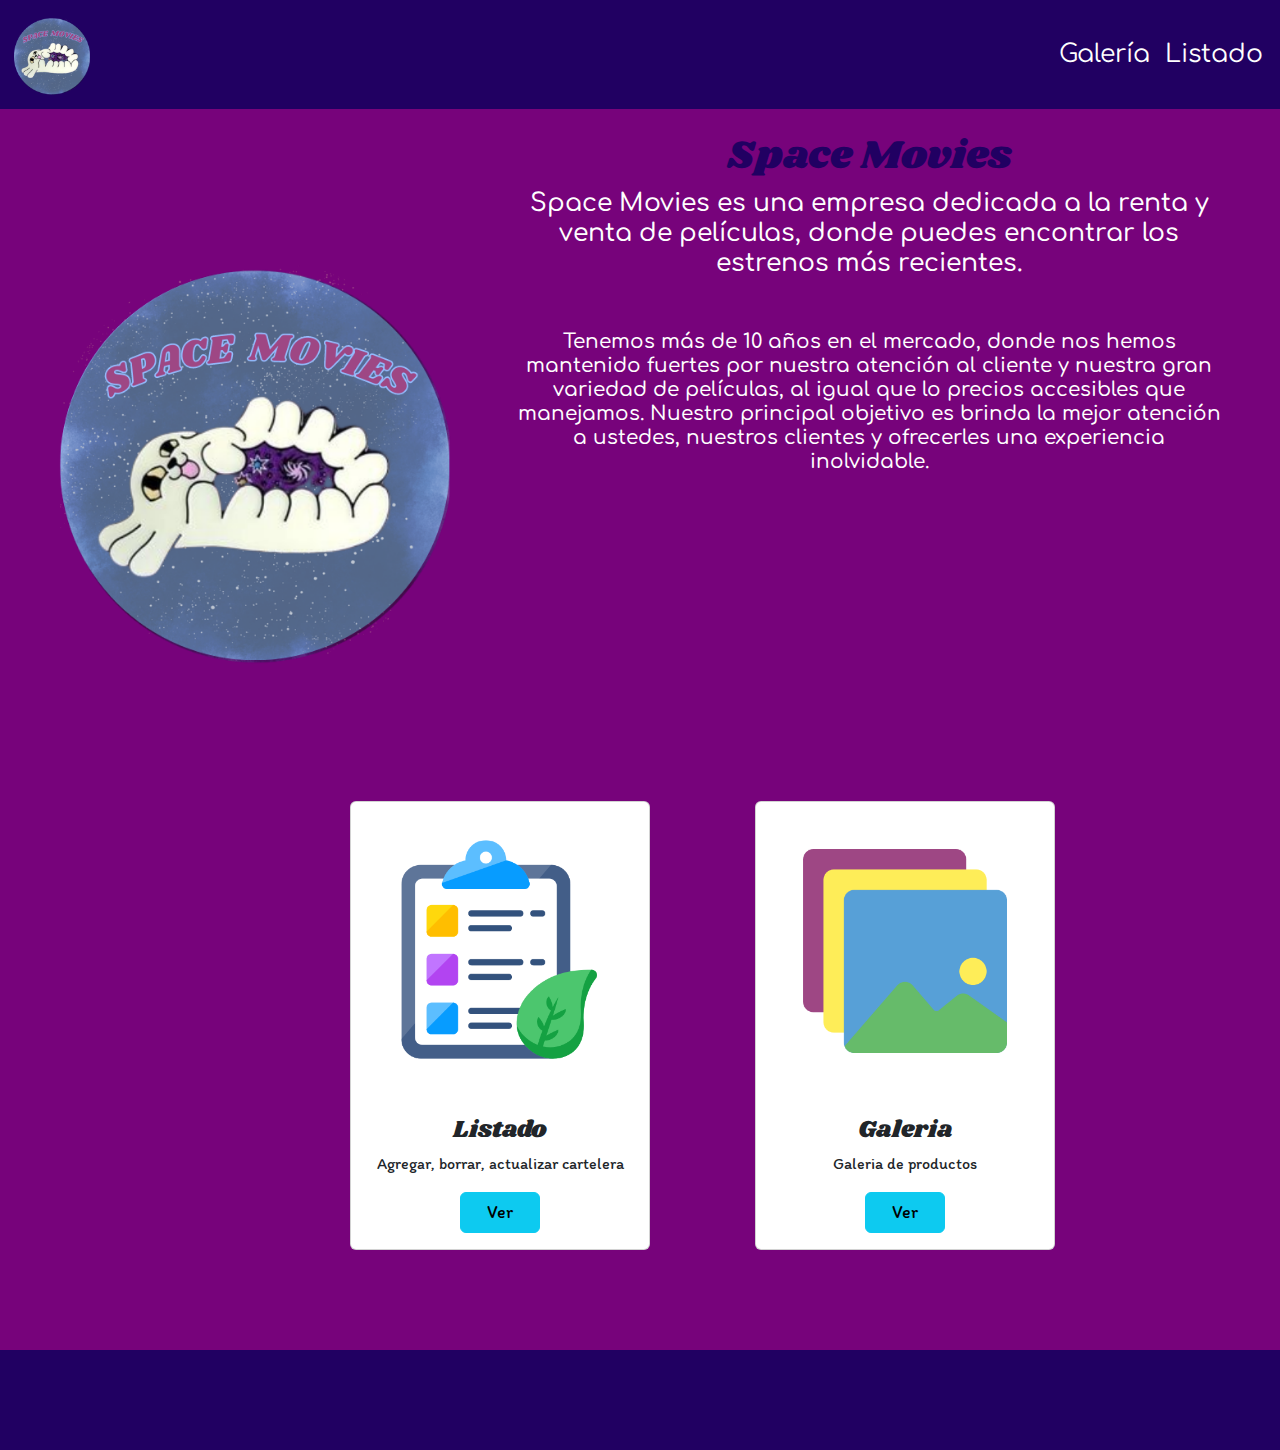
<file: index.html>
<!DOCTYPE html>
<html lang="es">
<head>
    <meta charset="UTF-8">
    <meta http-equiv="X-UA-Compatible" content="IE=edge">
    <meta name="viewport" content="width=device-width, initial-scale=1.0">
    <title>Space Movies</title>
    <link rel="stylesheet" href="css/estilos.css">
    <link href="https://cdn.jsdelivr.net/npm/bootstrap@5.2.3/dist/css/bootstrap.min.css" rel="stylesheet">
    <script src="https://cdn.jsdelivr.net/npm/bootstrap@5.2.3/dist/js/bootstrap.bundle.min.js"></script>

</head>
<body style="background-color: #77037B;">

  <!-- NAV -->
          <nav class="navbar navbar-expand-lg ">
            <div class="container-fluid">
              <a class="navbar-brand" href="index.html">
                <img src="img/logo1.png" alt="Logo" width="80" height="80" style="border-radius: 50%;" class="d-inline-block align-text-top">
              </a>
                    <div class="opcionesmenu">
                        <a class="links" href="galeria.html">Galería</a>
                        <a class="links" href="listado.html">Listado</a>
                    </div>
            </div>
          </nav>
<!-- Logo y descripcion -->

          <section class="seccionparalogo">
            <figure class="figureparalogo"><img id="logo" src="img/logo1.png" alt="" style="border-radius: 50%;"></figure>
          </section>
          <section class="descripcion">
            <h1 class="titulo">Space Movies</h1>
            <h4 class="texto">Space Movies es una empresa dedicada a la renta y venta de películas, donde puedes encontrar los estrenos más recientes.</h4>
            <br><h4 class="texto2">Tenemos más de 10 años en el mercado, donde nos hemos mantenido fuertes por nuestra atención al cliente y nuestra gran variedad de películas, al igual que lo precios accesibles que manejamos. Nuestro principal objetivo es brinda la mejor atención a ustedes, nuestros clientes y ofrecerles una experiencia inolvidable.</h4>
          </section>

          <section>
            <figure></figure>
          </section>

<!-- Cards -->
          <article id="card1">
            <div class="card" style="width:300px">
                <img class="card-img-top" src="img/listado1.png" alt="Card image">
                <div class="card-body">
                  <h4 class="card-title">Listado</h4>
                  <p class="card-text">Agregar, borrar, actualizar cartelera</p>
                  <a href="listado.html" class="btn btn-info" id="letra" style="width: 80px;" style="height: 40px;">Ver</a>
                </div>
              </div>
          </article>
          

            <article id="card2">
                <div class="card" style="width:300px">
                    <img class="card-img-top" src="img/galeria1.png" alt="Card image">
                    <div class="card-body">
                    <h4 class="card-title">Galeria</h4>
                    <p class="card-text">Galeria de productos</p>
                    <a href="galeria.html" class="btn btn-info" id="letra1" style="width: 80px;" style="height: 40px;">Ver</a>
                    </div>
                </div>
            </article>
            <footer></footer>

    <!--Inserta javascript por medio de un archivo-->
    <script src="js/script.js"></script>
    </body>
</html>
</file>
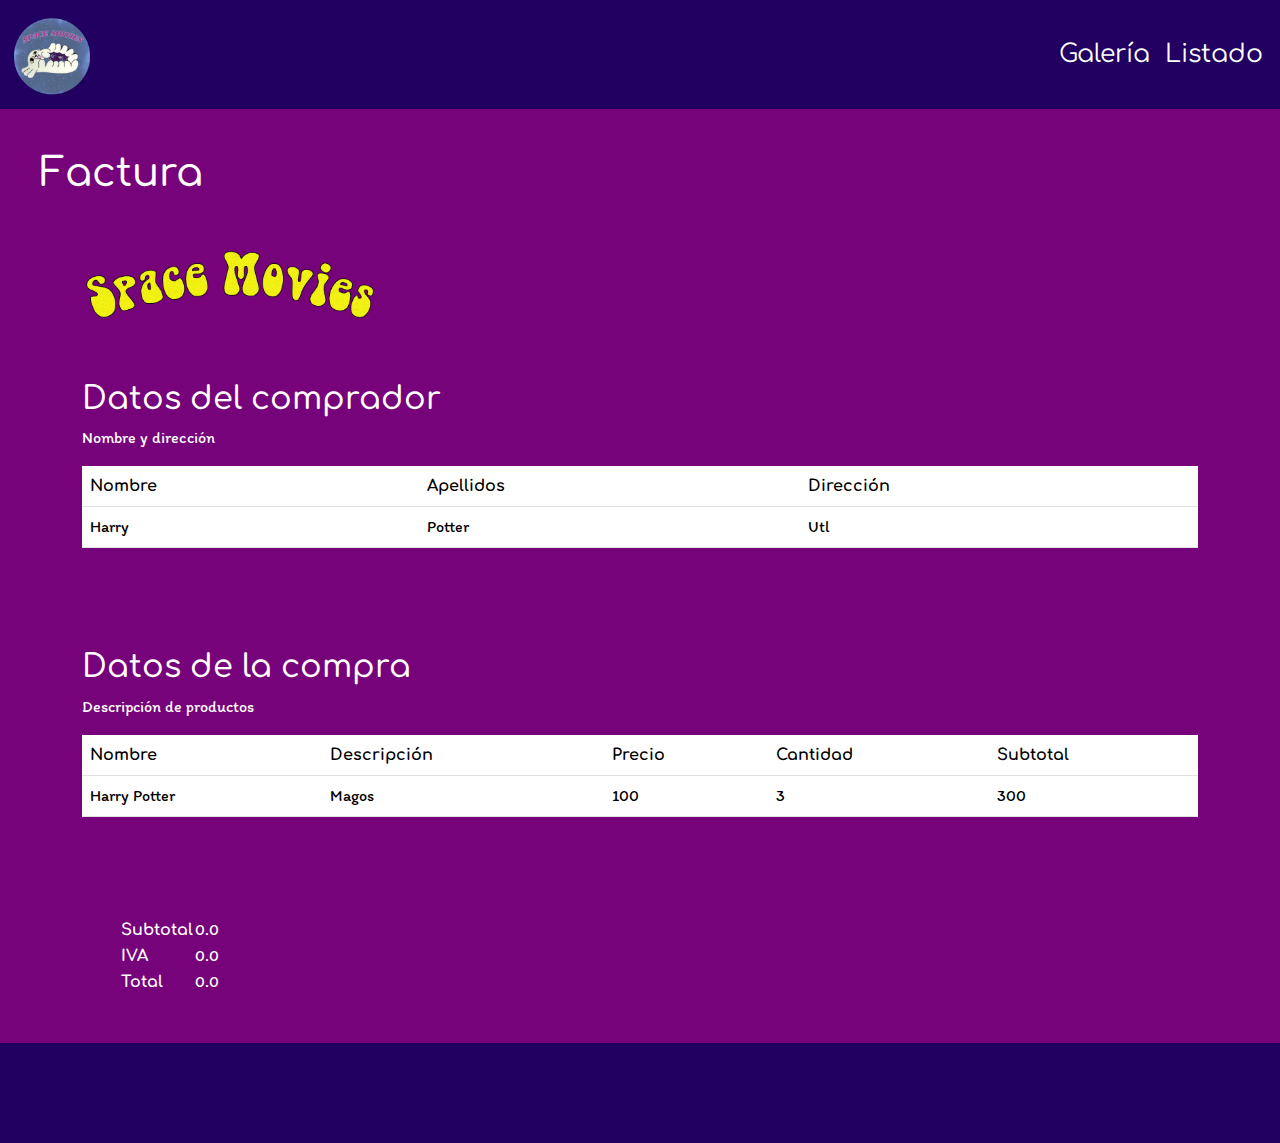
<file: factura.html>
<!DOCTYPE html>
<html lang="es">
<head>
    <meta charset="UTF-8">
    <meta http-equiv="X-UA-Compatible" content="IE=edge">
    <meta name="viewport" content="width=device-width, initial-scale=1.0">
    <title>Space Movies</title>
    <link rel="stylesheet" href="css/estilos.css">
    <link href="https://cdn.jsdelivr.net/npm/bootstrap@5.2.3/dist/css/bootstrap.min.css" rel="stylesheet">
    <script src="https://cdn.jsdelivr.net/npm/bootstrap@5.2.3/dist/js/bootstrap.bundle.min.js"></script>

</head>
<body style="background-color: #77037B;">

  <!-- NAV -->
          <nav class="navbar navbar-expand-lg ">
            <div class="container-fluid">
              <a class="navbar-brand" href="index.html">
                <img src="img/logo1.png" alt="Logo" width="80" height="80" style="border-radius: 50%;" class="d-inline-block align-text-top">
              </a>
                    <div class="opcionesmenu">
                        <a class="links" href="galeria.html">Galería</a>
                        <a class="links" href="listado.html">Listado</a>
                    </div>
            </div>
          </nav>


<header>
    <h1 style="margin-left: 40px; margin-top: 40px;" class="lista">Factura</h1>
    <img src="img/logo2.png" style="width: 300px; display: inline-block; margin: 40px; margin-left: 80px; " alt="">
</header>
<!-- Datos de comprador -->
<div class="container mt-3">
    <h2 class="lista">Datos del comprador</h2>
    <p class="lista-uno">Nombre y dirección</p>            
    <table class="table">
        
      <thead>
        <tr>
          <th>Nombre</th>
          <th>Apellidos</th>
          <th>Dirección</th>
         
        </tr>
      </thead>

      <tbody>
        <tr>
          <td>Harry</td>
          <td>Potter</td>
          <td>Utl</td>
         
        </tr>
      </tbody>

    </table>
  </div>

<!-- Datos de compra -->
<div class="container mt-3" >
    <h2 style="margin-top: 100px;" class="lista">Datos de la compra</h2>
    <p class="lista-uno">Descripción de productos</p>            
    <table class="table">
        
      <thead>
        <tr>
          <th>Nombre</th>
          <th>Descripción</th>
          <th>Precio</th>
          <th>Cantidad</th>
          <th>Subtotal</th>
          
        </tr>
      </thead>

      <tbody>
        <tr>
          <td>Harry Potter</td>
          <td>Magos</td>
          <td>100</td>
          <td>3</td>
          <td>300</td>
          
        </tr>
      </tbody>

    </table>
  </div>

  <div id="tabla">
    <table >
        <tr>
          <th>Subtotal</td>
          <td id="subtotal">0.0</td>
        </tr>
        <tr>
          <th>IVA</td>
          <td id="iva" >0.0</td>
        </tr>
        <tr>
          <th>Total</td>
          <td id="total">0.0</td>
        </tr>
        </table>
</div>

<br>
<br>

<footer></footer>

 
           
    <!--Inserta javascript por medio de un archivo-->
    <script src="js/script.js"></script>
    </body>
</html>
</file>
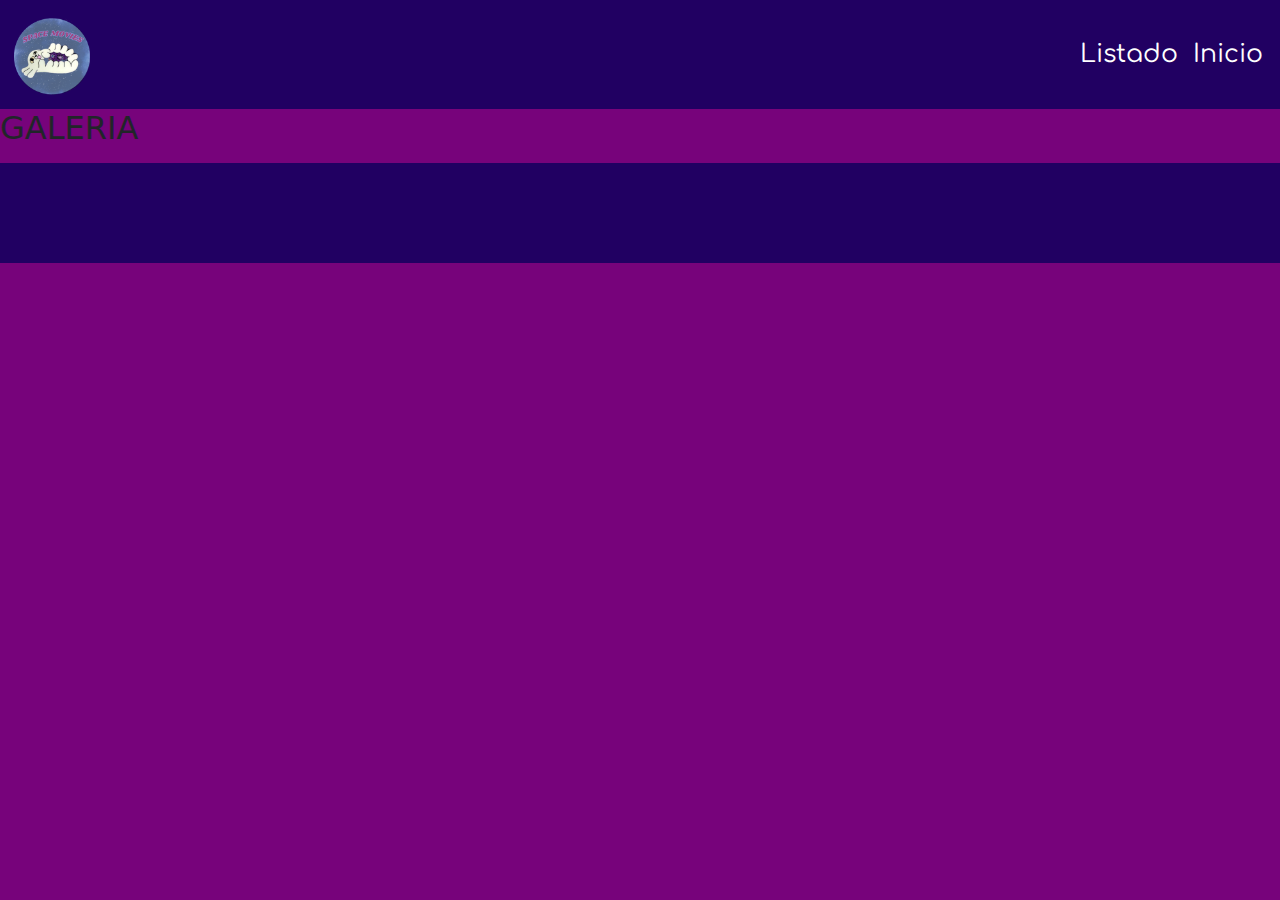
<file: galeria.html>
<!DOCTYPE html>
<html lang="es">
<head>
    <meta charset="UTF-8">
    <meta http-equiv="X-UA-Compatible" content="IE=edge">
    <meta name="viewport" content="width=device-width, initial-scale=1.0">
    <title>Space Movies</title>
    <link rel="stylesheet" href="css/estilos.css">
    <link href="https://cdn.jsdelivr.net/npm/bootstrap@5.2.3/dist/css/bootstrap.min.css" rel="stylesheet">
    <script src="https://cdn.jsdelivr.net/npm/bootstrap@5.2.3/dist/js/bootstrap.bundle.min.js"></script>

</head>
<body style="background-color: #77037B;">
    <!-- NAV -->
          <nav class="navbar navbar-expand-lg ">
            <div class="container-fluid">
              <a class="navbar-brand" href="index.html">
                <img src="img/logo1.png" alt="Logo" width="80" height="80" style="border-radius: 50%;" class="d-inline-block align-text-top">
              </a>
                    <div class="opcionesmenu">
                        <a class="links" href="listado.html">Listado</a>
                        <a class="links" href="index.html">Inicio</a>
                    </div>
            </div>
          </nav>

<!-- lIsta de productos -->
          <h2>GALERIA</h2>
          <ul name="galeria" id="peliculas">
         
           
          </ul>

     

        <!-- Contenedor flotante CARRITOO -->
          <div class="carrito-contenedor" id="carrito1">

            
            <div  id="carrito-contenido">
              
            </div>
            <button  id="compracarrito"  href="detalles del carrito.html" class="btn btn-success">Comprar</button>
            <button  onclick="ocultar()" class="btn btn-danger">Cerrar</button>
          </div>

           <!-- --------------------------Contenedor flotante DETALLEPRODUCTO -->
          
           <div class="modal" id="myModal">
            <div class="modal-dialog">
              
              <div class="modal-content">
          
                <!-- Modal Header -->
                <div class="modal-header">
                  <h4 class="modal-title" id="alta">Detalle de productos</h4>
                  <button type="button" class="btn-close" data-bs-dismiss="modal"></button>
                </div>
          
                <!-- Modal body -->
                <div class="modal-body" id="informacion">
                 
                </div>
                
                <!-- Modal footer IMPORTANTEEEEEEEEEEEEEEEEEEEEEEEEEEEEEE -->
                <div class="modal-footer">
                  <button  id="comprarproductoindividual"  href="detalles del carrito.html" class="btn btn-success">Comprar</button>
                 <button  onclick="ocultar()" class="btn btn-danger">Cerrar</button>
                  </div> 
          
              </div>
            </div>
          </div>

          <div class="zoomed-image"></div>
        </div>
        <footer></footer>
    
    <!--Inserta javascript por medio de un archivo-->
    <script src="js/listado.js"></script>
    <script src="js/carrito.js"></script>
    
    </body>
</html>
</file>
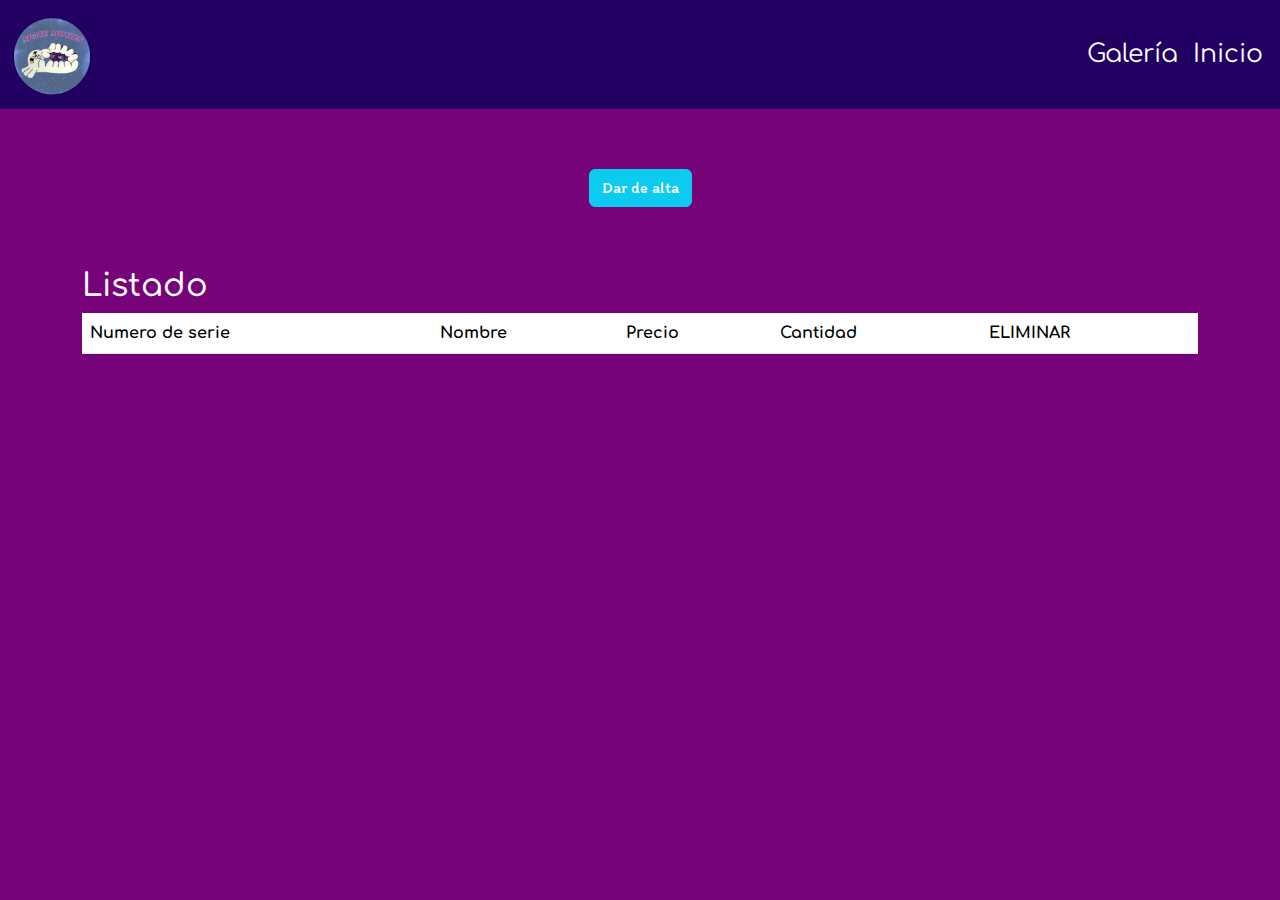
<file: listado.html>
<!DOCTYPE html>
<html lang="es">
<head>
    <meta charset="UTF-8">
    <meta http-equiv="X-UA-Compatible" content="IE=edge">
    <meta name="viewport" content="width=device-width, initial-scale=1.0">
    <title>Space Movies</title>
    <link rel="stylesheet" href="css/estilos.css">
    <link href="https://cdn.jsdelivr.net/npm/bootstrap@5.2.3/dist/css/bootstrap.min.css" rel="stylesheet">
    <script src="https://cdn.jsdelivr.net/npm/bootstrap@5.2.3/dist/js/bootstrap.bundle.min.js"></script>

</head>
<body style="background-color: #77037B;">
          <nav class="navbar navbar-expand-lg ">
            <div class="container-fluid">
              <a class="navbar-brand" href="index.html">
                <img src="img/logo1.png" alt="Logo" width="80" height="80" style="border-radius: 50%;" class="d-inline-block align-text-top">
              </a>
                    <div class="opcionesmenu">
                        <a class="links" href="galeria.html">Galería</a>
                        <a class="links" href="index.html">Inicio</a>
                    </div>
            </div>
          </nav>



          <!-- Botón para dar de alta -->
<section id="seccionparaboton">
    <button type="button" class="btn btn-info" id="dar-alta" data-bs-toggle="modal" data-bs-target="#myModal">
        Dar de alta
      </button>
   
</section>



         <!-- MODAL -->
        <!-- The Modal -->
        <div class="modal" id="myModal">
          <div class="modal-dialog">
            <div class="modal-content">
        
              <!-- Modal Header -->
              <div class="modal-header">
                <h4 class="modal-title" id="alta">DETALLE PRODUCTO</h4>
                <button type="button" class="btn-close" data-bs-dismiss="modal"></button>
              </div>
        
              <!-- Modal body -->
              <div class="modal-body">
                <input type="number" name="nombre" class="inputs" placeholder="numero de serie" id="nombre">
                <input type="text" name="descripcion" class="inputs" placeholder="Descripcion" id="descripcion">
                <input type="number" name="precio" class="inputs" placeholder="Precio" id="precio">
                <input type="text" name="imagen" class="inputs" placeholder="Imagen" id="imagen">
                <input type="number" name="cantidad" class="inputs" placeholder="cantidad" id="cantidad">
              </div>
        
              <!-- Modal footer -->
              <div class="modal-footer">
                <button type="button" class="btn btn-danger" data-bs-dismiss="modal" id="cerrar">Cerrar</button>
                <button type="button" class="btn btn-danger" data-bs-dismiss="modal" id="alta-2">Alta</button>
              </div>
        
            </div>
          </div>
        </div>




        <!-- Tabla del listado -->
        <!-- div class="container mt-3">
            <h2 class="lista">Listado</h2>
            <p class="lista-uno">Descripcion de productos</p>            
            <table class="table" id="tabla-peliculas">
                
             


            </table>
          </div> -->
    <!--EIDTAR-->
    
    <!--eliminar-->
    <!-- <div class="container mt-3">
            <h2 class="lista">Listado eidtar</h2>
            <p class="lista-uno">Descripcion de productos</p>            
            <table class="table" id="tabla-peliculas-eliminar">
                
              <thead>
                <tr>
                  <th>Nombre</th>
                  <th>Descripción</th>
                  <th>Precio</th>
                  <th>Borrar</th>
                </tr>
              </thead> -->

           
          
   <!--  <div class="container mt-3" >
            <h2 class="lista">MOSTRAR PRODUCTOS</h2>
            <p class="lista-uno">Descripcion de productos</p>            
            <ul name="galeria" id="mostrarProductos">
         
           
            </ul>
          </div> -->
       
          <div class="container mt-3" id="">
            <h2 class="lista">Listado</h2>
            <table class="table" >
              <thead>
                <tr>
                  <th>Numero de serie</th>
                  <th>Nombre</th>
                  <th>Precio</th>
                  <th>Cantidad</th>
                  <th>ELIMINAR</th>
                </tr>
              </thead>
              
              <tbody  id="mostrarProductos">
                
              </tbody>
            
            
            </table>
            
          </div>
          
    <!--Inserta javascript por medio de un archivo-->
    <script src="js/script.js"></script>
    </body>
</html>
</file>
<file: css/estilos.css>
/* Tipografías */
@import url('https://fonts.googleapis.com/css2?family=Shrikhand&display=swap');
@import url('https://fonts.googleapis.com/css2?family=Itim&display=swap');
@import url('https://fonts.googleapis.com/css2?family=Vina+Sans&display=swap');
@import url('https://fonts.googleapis.com/css2?family=Comfortaa:wght@300&display=swap');


/* General */
.links{
    text-decoration: none;
    padding: 5px;
   font-family: 'Comfortaa', cursive;
    color: white;
    font-size: 25px;
}
.opcionesmenu{
    float: right;
}
.navbar{
background-color: #210062;
color: rgb(0, 0, 0);
}



/* Inicio */
.seccionparalogo{
    width: 40%;
    display: inline-block;
    margin-top: 150px;
}
#logo{
    width: 80%;
    margin-left: 50px;
}
.textologo{
    
    padding-left: 50px;
    color: white;
    
   
    font-family: 'Shrikhand', cursive;
}
.descripcion{
    width: 55%;
    display: inline-block;
    text-align: center;
}
.titulo{
    color: #210062;
    font-family: 'Shrikhand', cursive;
    font-size: 40px;
}
.texto{
    color: white;
    font-family: 'Comfortaa', cursive;
    font-size: 25px;
}
.texto2{
    padding-top: 20px;
    color: white;
    font-family: 'Comfortaa', cursive;
    font-size: 20px;
}
#card1,#card2{
    display: inline-block;
    padding: 50px 0px 50px 0px;
    text-align: center;
    margin: 50px;
}
#card1{
    margin-left: 350px;
}
.card-title{
    font-family: 'Shrikhand', cursive;
}
.card-text{
    font-family: 'Itim', cursive;
    font-size: 16px;
}
#letra, #letra1{
    font-family: 'Itim', cursive;
    font-size: 18px;
}


/* Listado */
#seccionparaboton{
    margin-top: 60px;
    margin-bottom: 60px;
    text-align: center;
    width: 100%;
}
.inputs{
    
    display: block;
    width: 450px;
    text-align: center;
    margin-top: 15px;
}
th, .lista, #alta{
    color: white;
    font-family: 'Comfortaa', cursive;
}
td, #dar-alta, .lista-uno, #cerrar{
    color: white;
    font-family: 'Itim', cursive;
}
  

/* Galeria */
.productos{
    color: white;
    margin: 30px;
    display: inline-block;
}
.peli{
    color: black;
    font-family: 'Shrikhand', cursive;
    font-size: 20px;
}
.pelis{
    color: black;
    font-family: 'Itim', cursive;

}


.carrito-contenedor {
    position: fixed;
    top: 110px;
    right: 20px;
    background-color: #210062;
    padding: 10px;
    border: 1px solid #ccc;
    display: none;
  }
  .carritoflotante_mostrar{
    display: block;
  }
  .carritoflotante_ocultar{
    display: block;
  }

/* Detalles del carrito */

#tabla{
    margin-left: 120px;
    margin-top: 100px;
}
#vaciar{
    margin-left: 120px;
    margin-top: 50px;
    font-family: 'Itim', cursive;
}
#comprar{
    margin-left: 120px;
    margin-top: 50px;
    font-family: 'Itim', cursive;
}
#comprador{
    font-family: 'Shrikhand', cursive;
}
.inputs{
    font-family: 'Itim', cursive;
}
#cerrar, #factura{
    font-family: 'Itim', cursive;
}

/* Detalles del producto */
#foto{
    width: 30%;
    text-align: center;
    display: inline-block;
}
#detalles{
    width: 50%;
    display: inline-block;
}
#informacion{
    margin-top: 100px;
    font-family: 'Shrikhand', cursive;
}
.desc{
    margin-top: 50px;
    font-family: 'Itim', cursive;
}
.carrito{
    margin-top: 50px;
}
#detalle{
    font-family: 'Shrikhand', cursive;
    margin-left: 25px;
}
footer{
    width: 100%;
    height: 100px;
    color: white;
    background-color: #210062;
    text-align: center;
    font-family: 'Comfortaa', cursive;
    padding: 30px 0px 0px 0px;
}


.image-container{
    position: relative;
  }
  
  .zoomed-image {
    position: absolute;
    width: 300px;
    height: 200px;
    top: 100px;
    left: 60px;
    z-index: 10;
    display: none;
    cursor: zoom-in;
  }

  .zoomed-image {
    background-size: cover;
    background-repeat: no-repeat;
    border-radius: 50%;
    box-shadow: 0px 0px 5px rgba(0, 0, 0, 0.5);
    transform: scale(1.5);
  }
</file>
